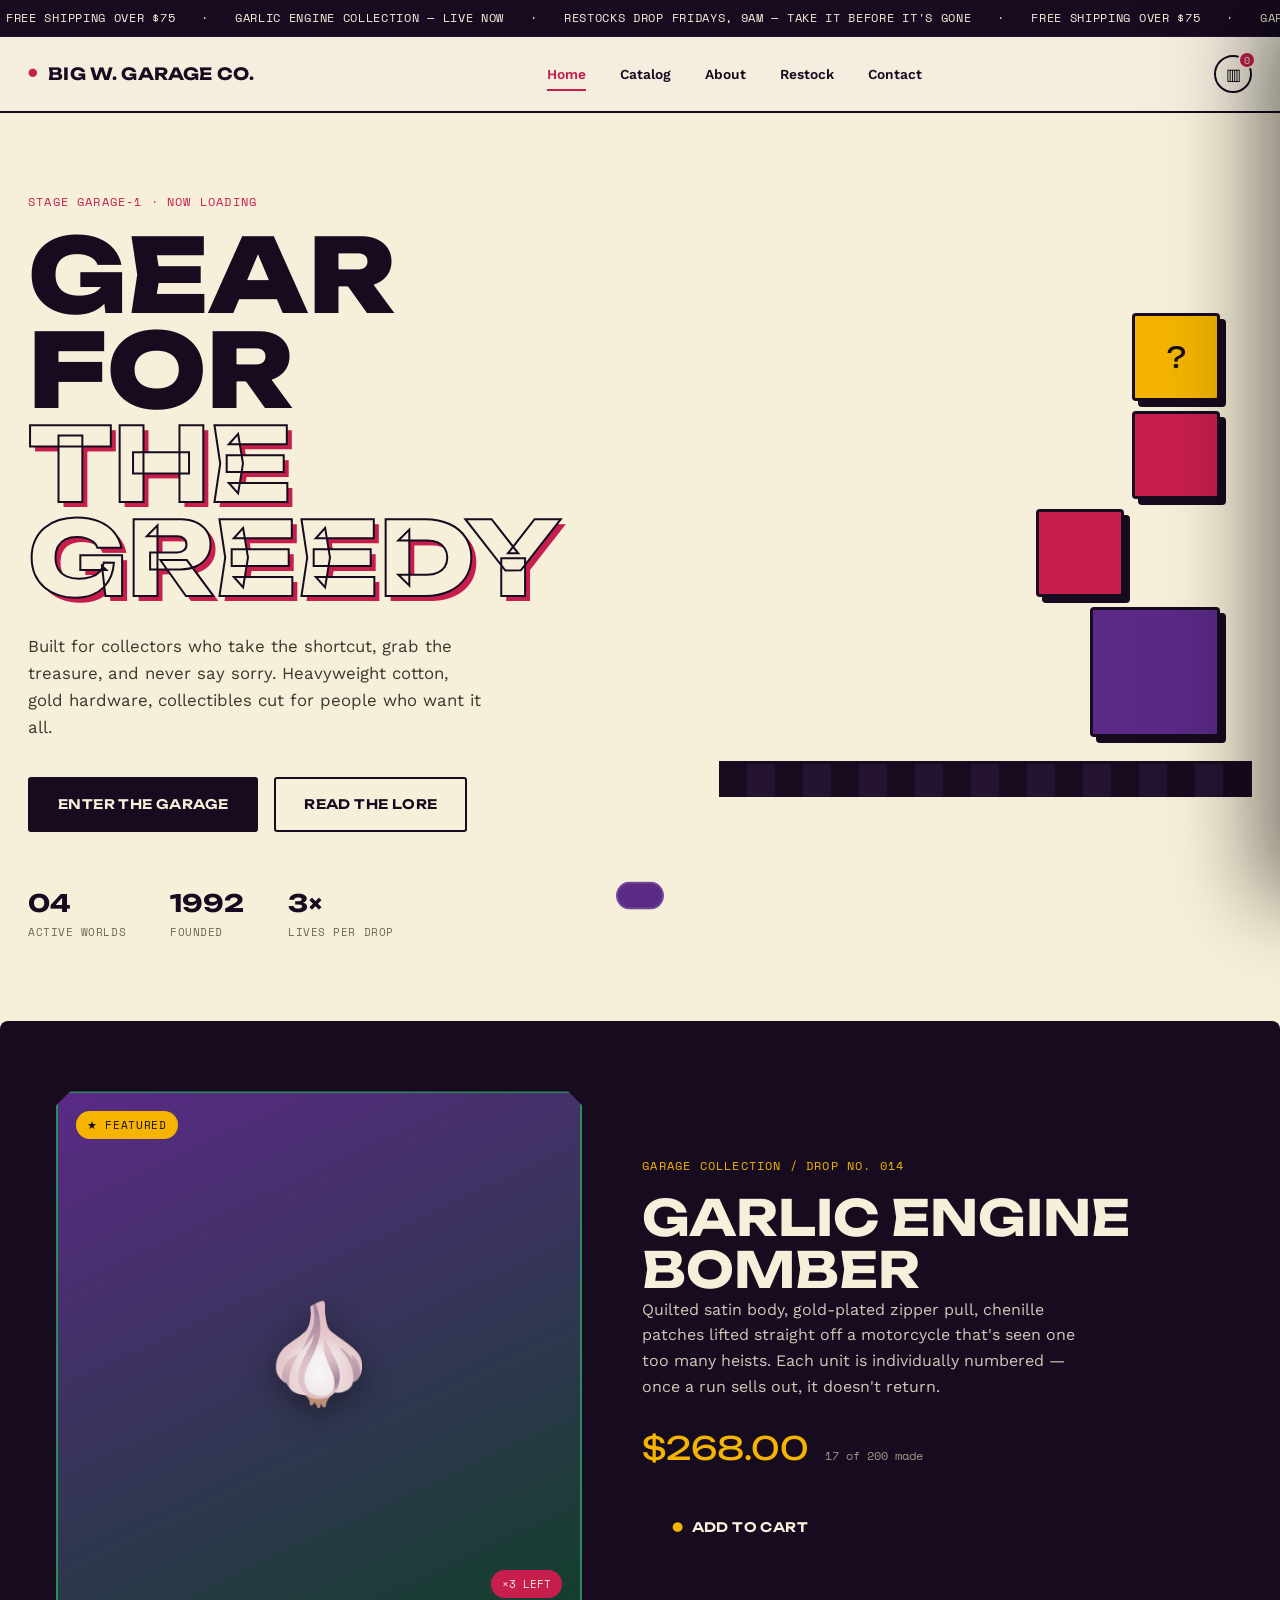
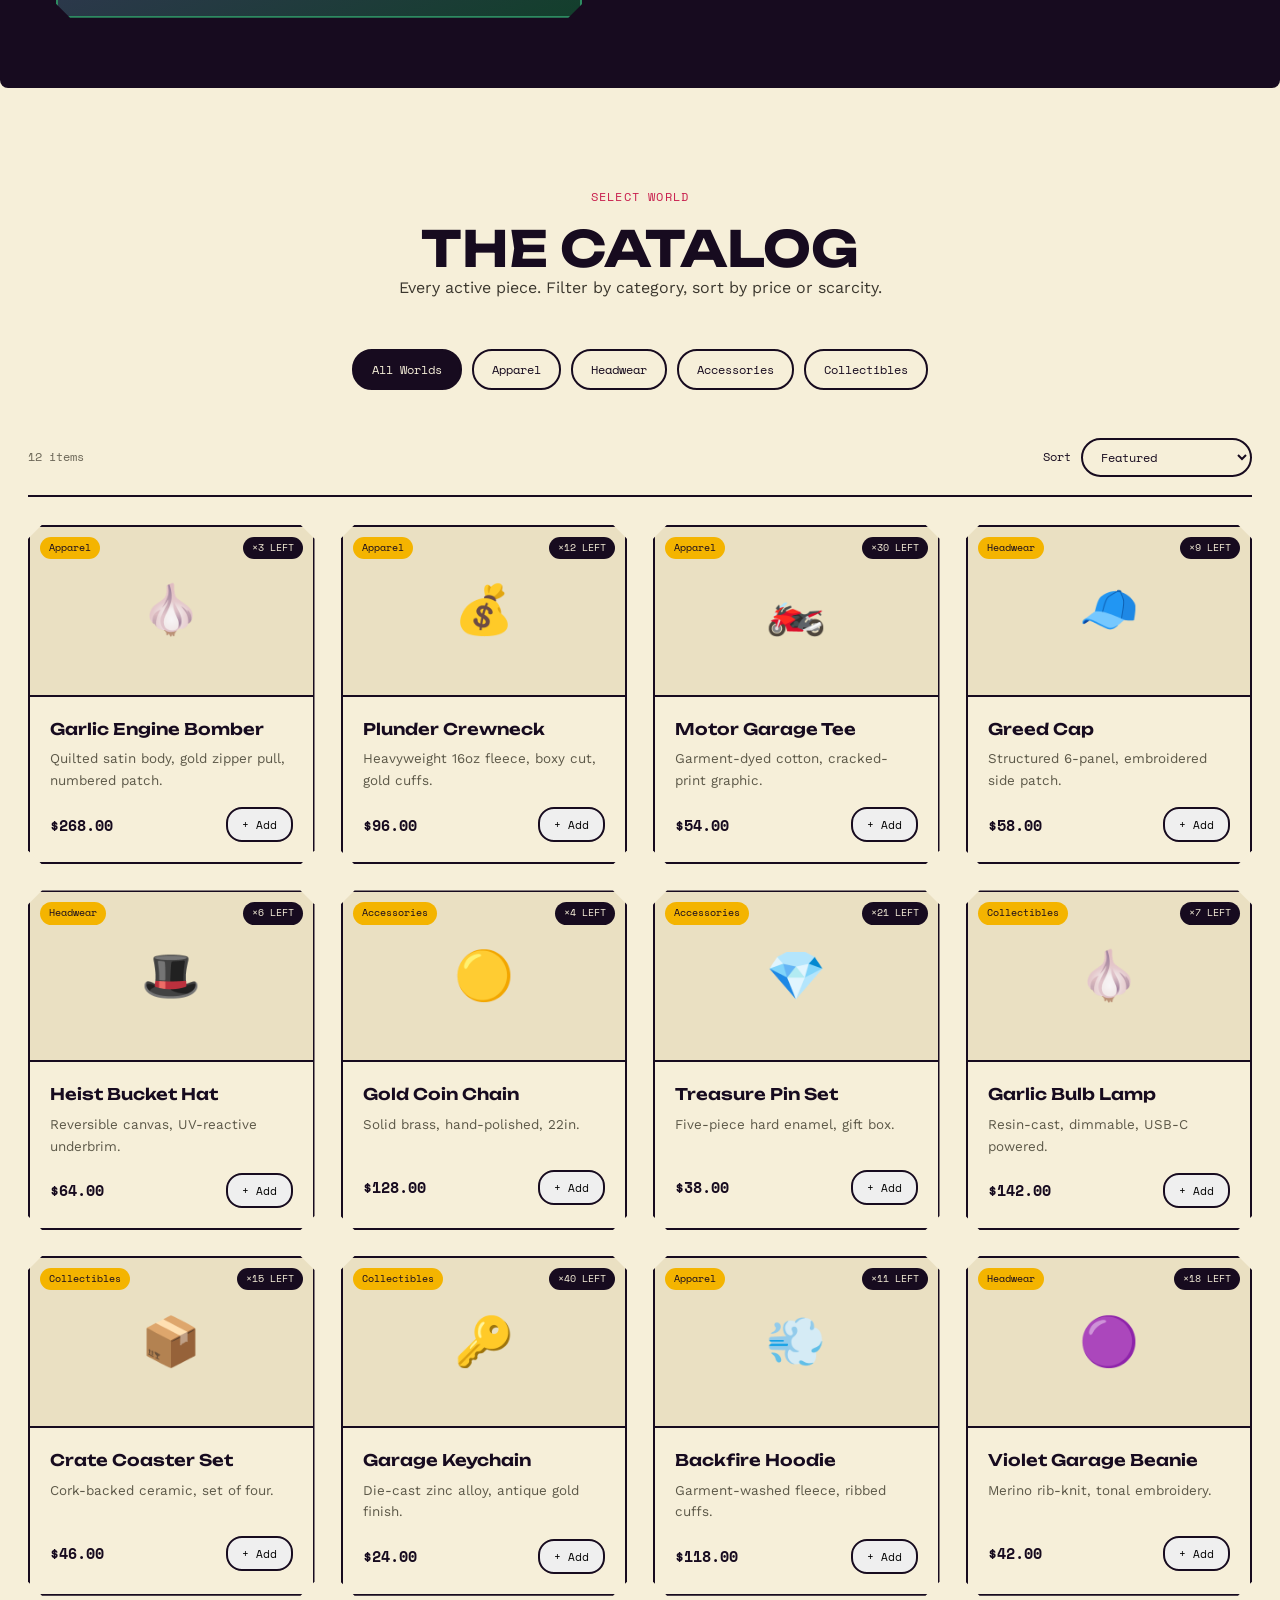
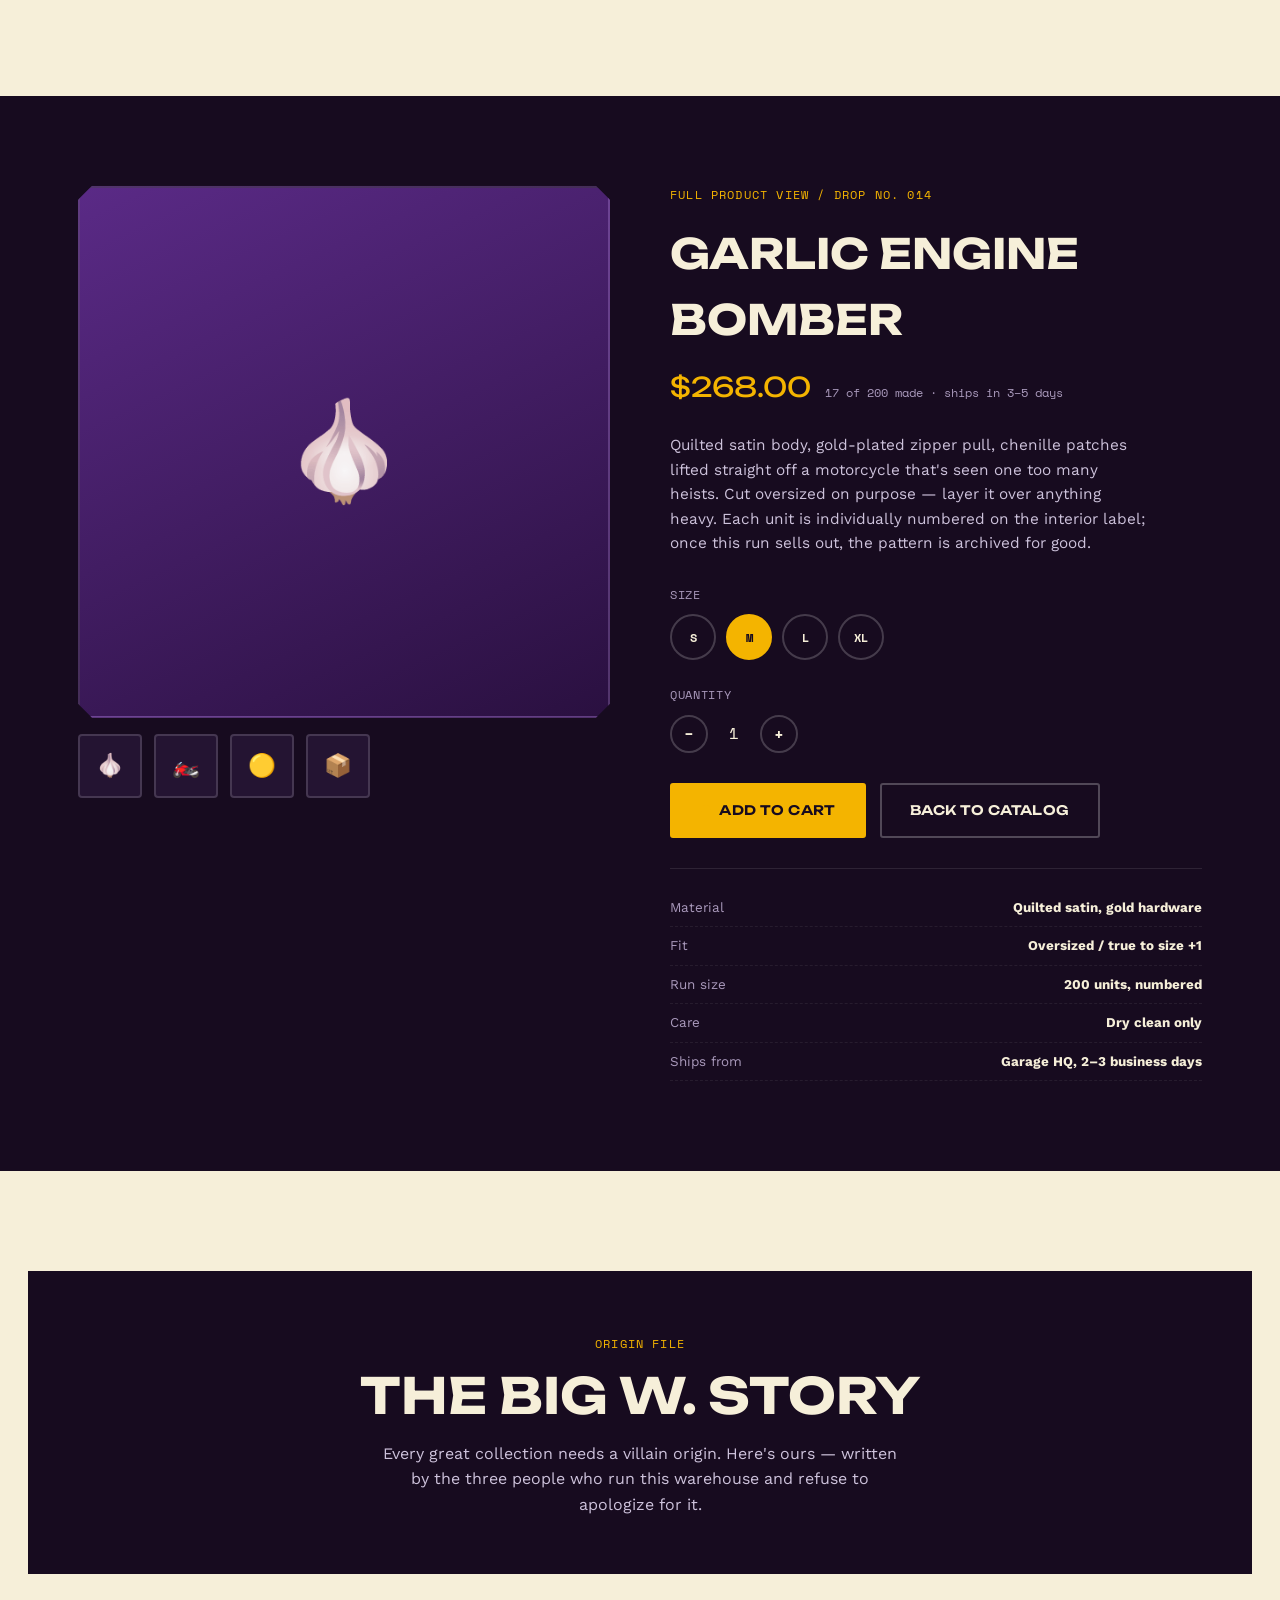
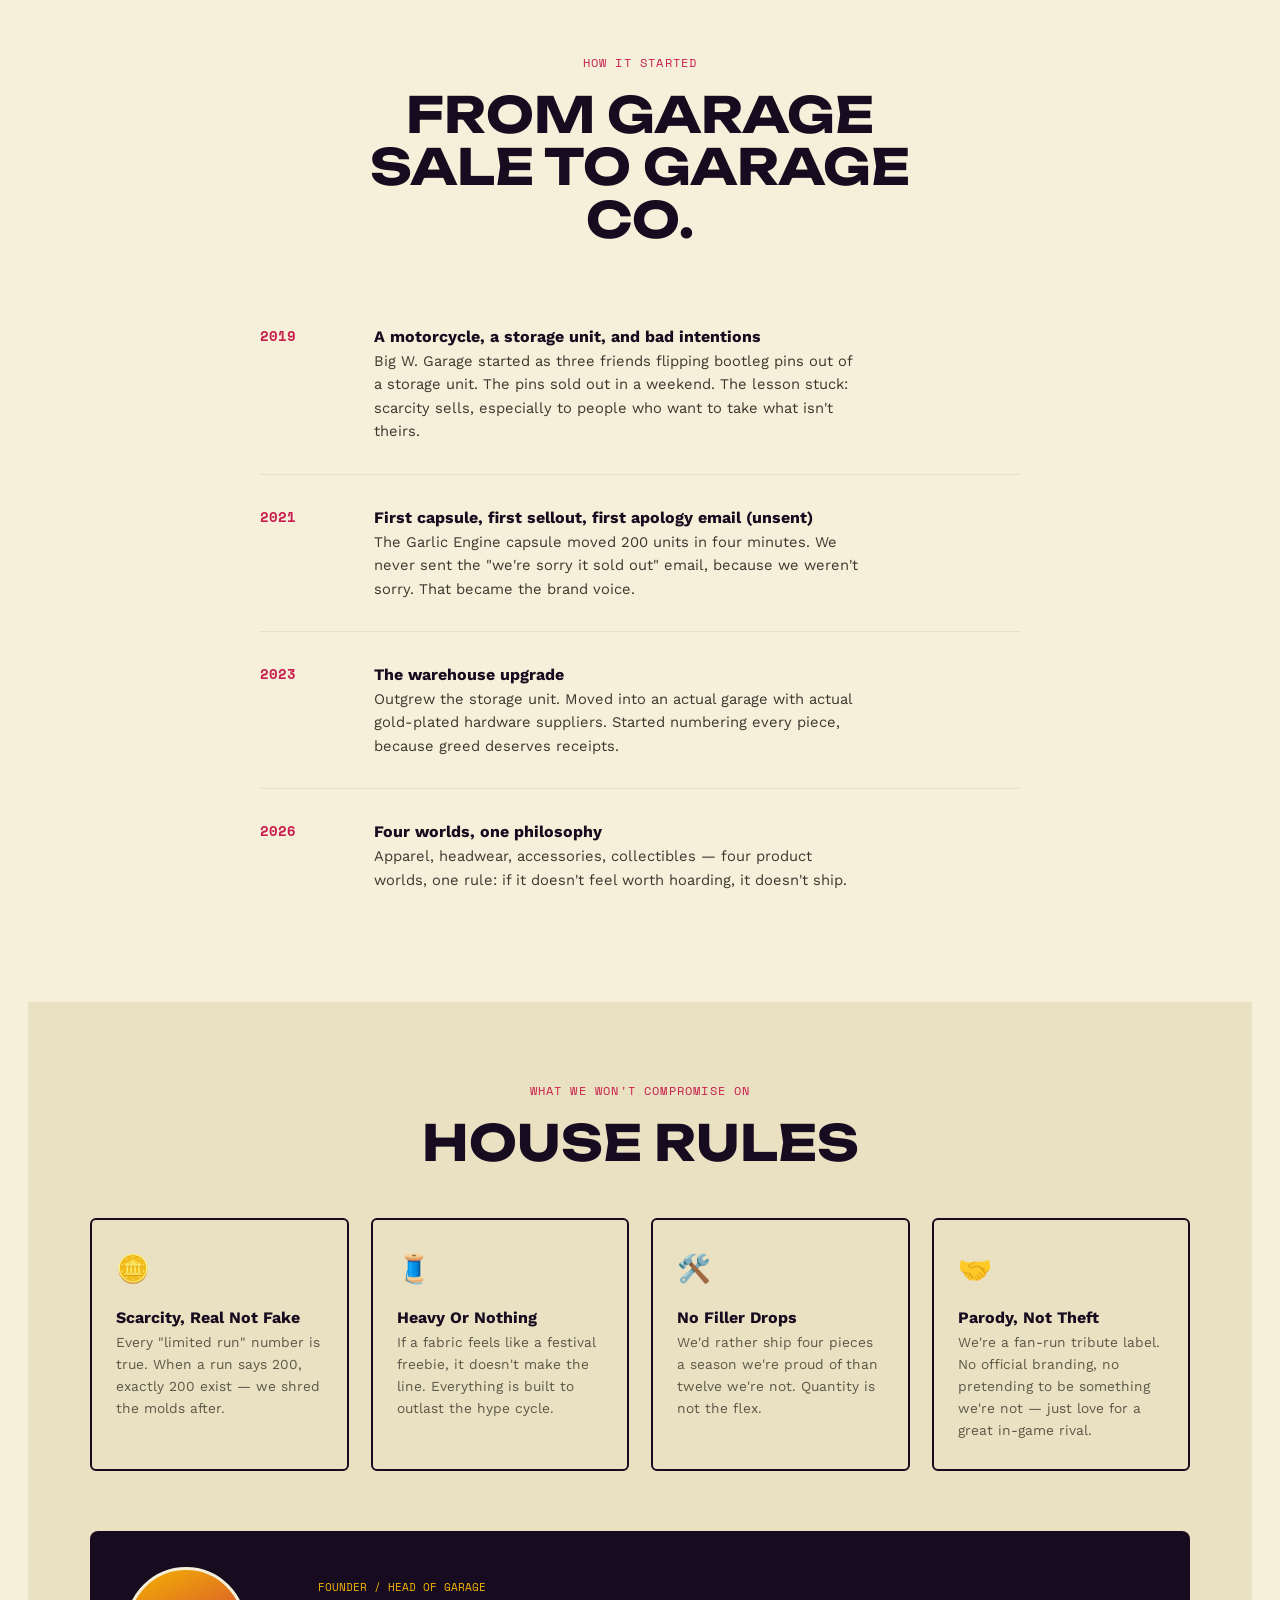
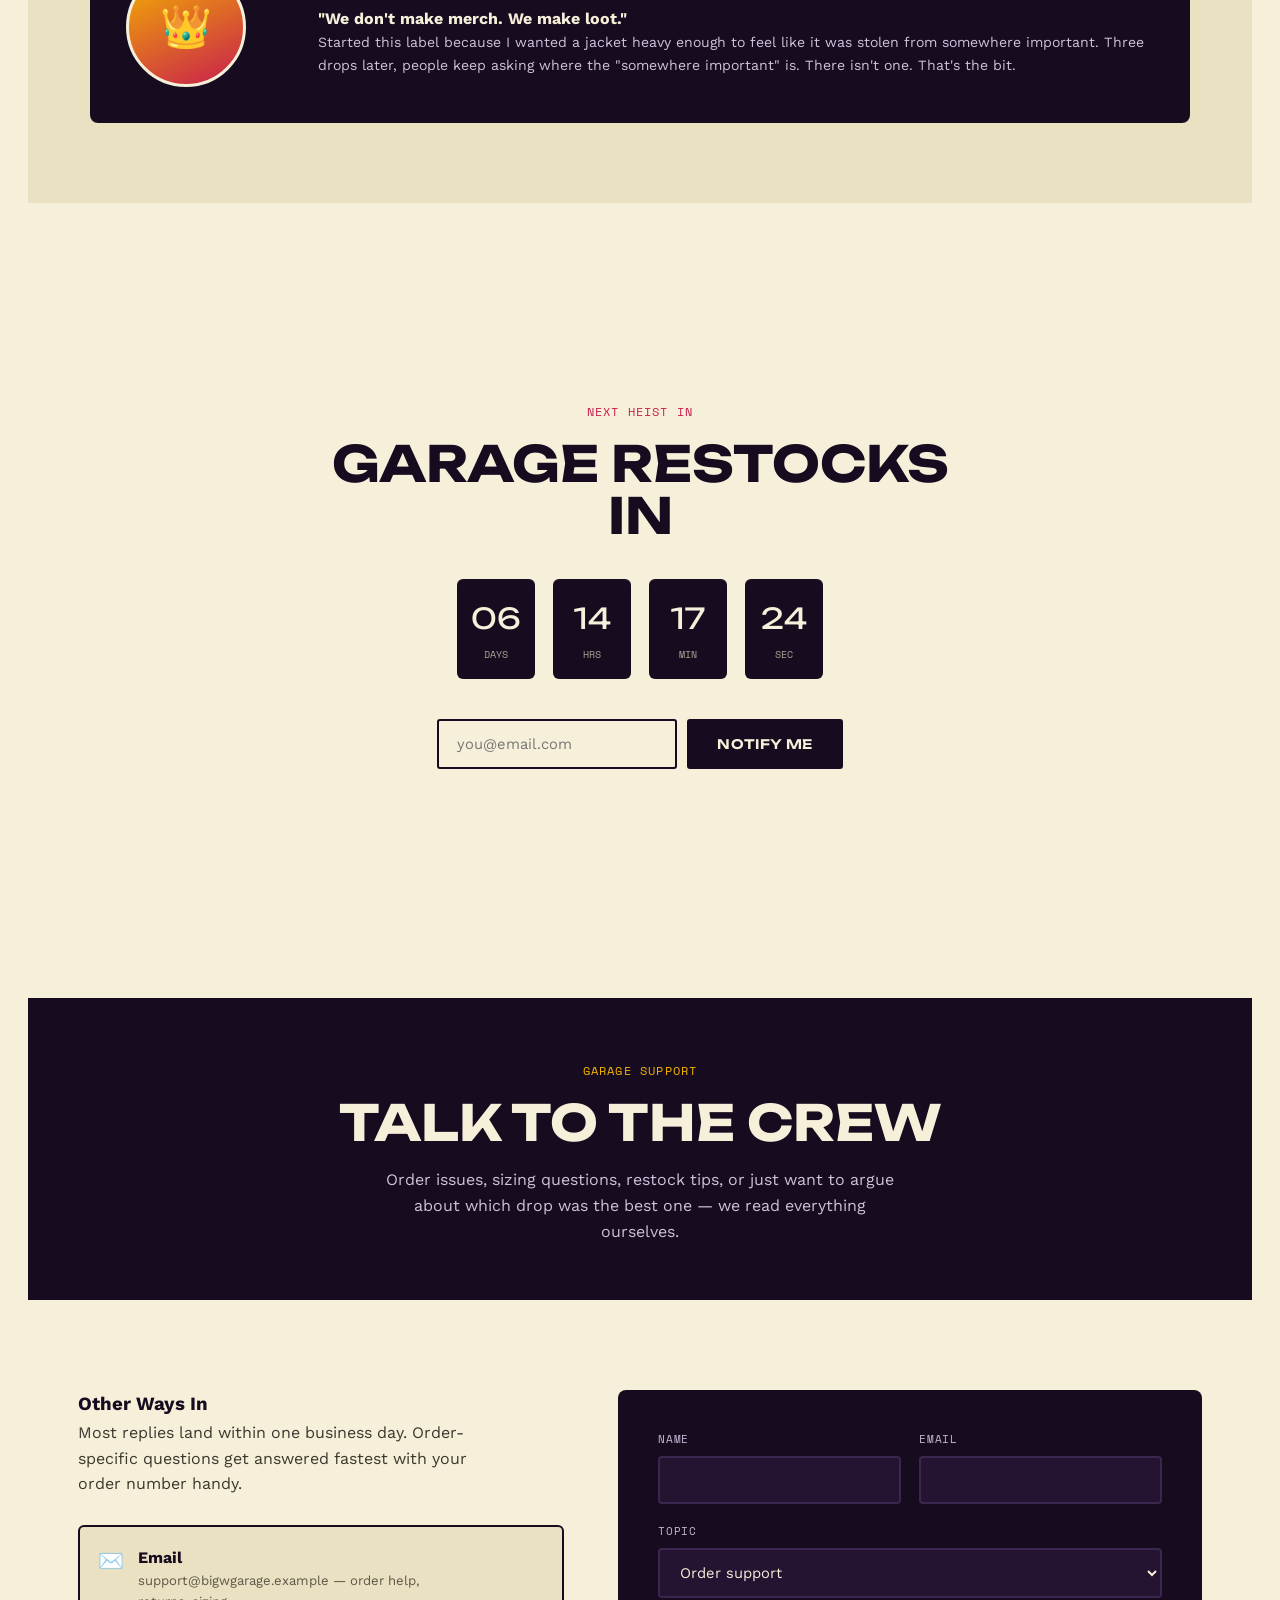
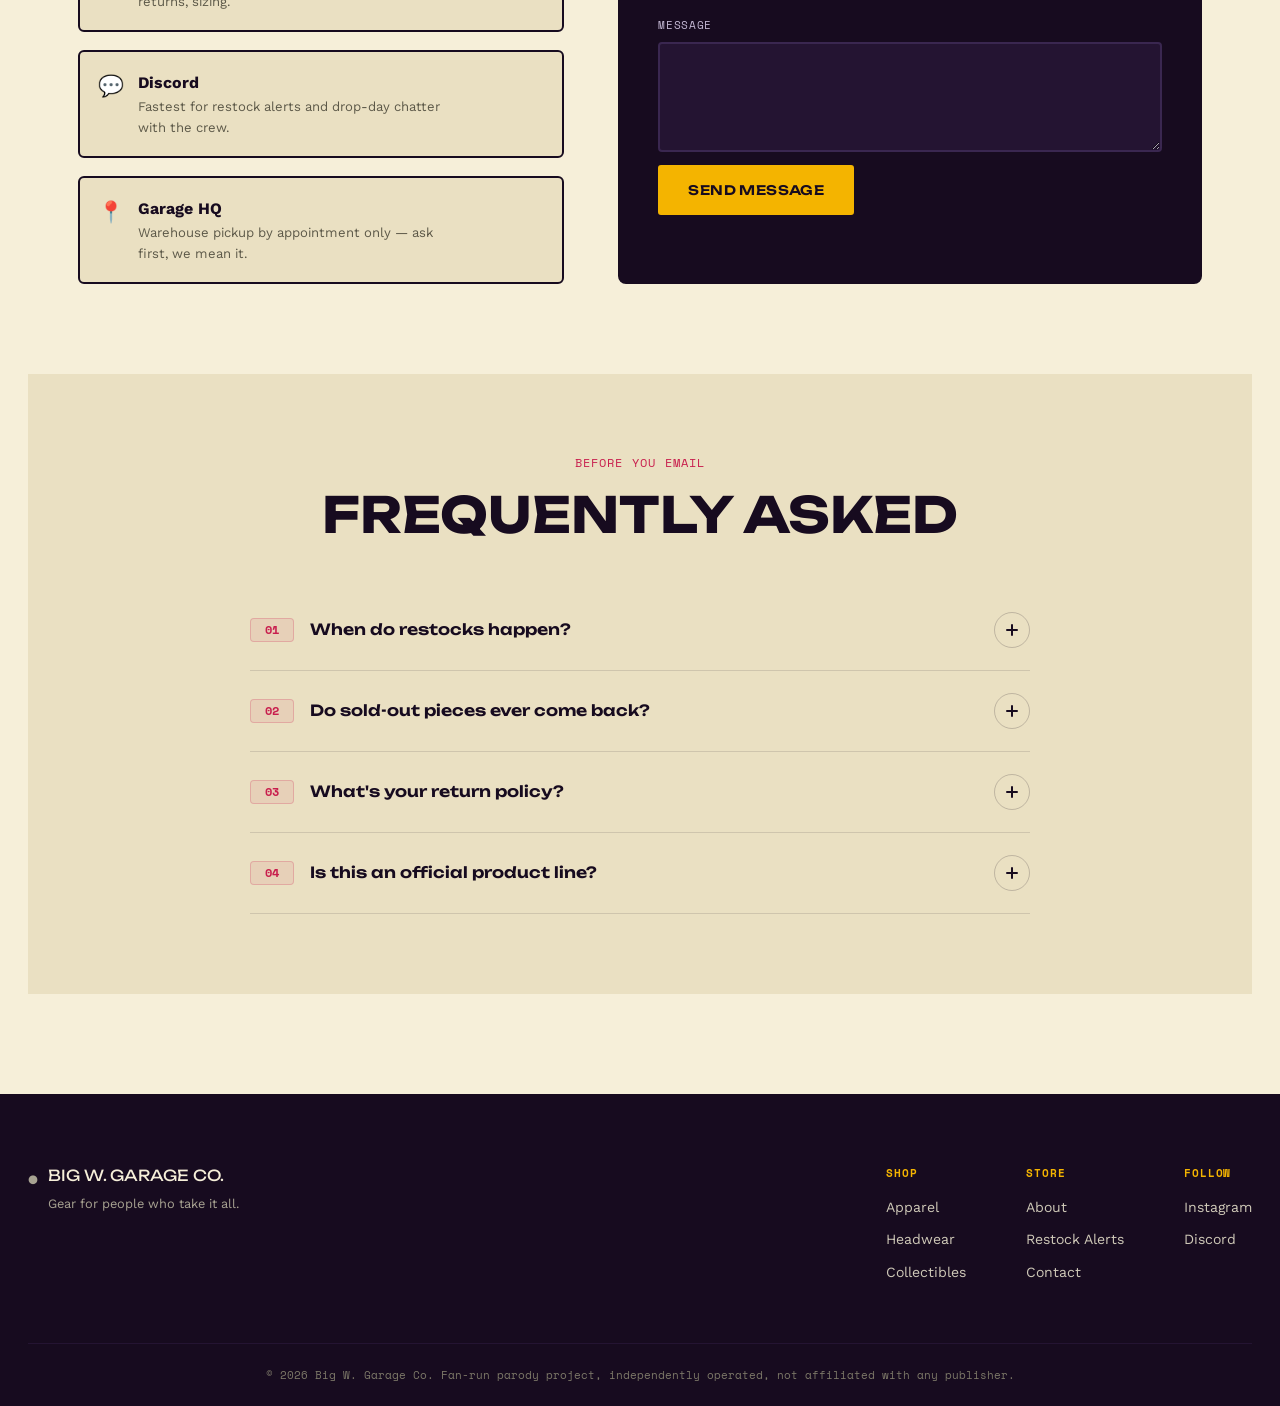
<file: index.html>
<!DOCTYPE html>
<html lang="en">
<head>
<meta charset="UTF-8">
<meta name="viewport" content="width=device-width, initial-scale=1.0">
<title>BIG W. GARAGE CO. — Gear for Greedy Collectors</title>
<meta name="description" content="Limited-run apparel, headwear and collectibles for greedy collectors. Parody fan merch — new drops weekly.">
<meta name="theme-color" content="#170B1F">
<meta property="og:title" content="BIG W. GARAGE CO. — Gear for Greedy Collectors">
<meta property="og:description" content="Limited-run apparel, headwear and collectibles for greedy collectors. Parody fan merch.">
<meta property="og:type" content="website">
<link rel="preconnect" href="https://fonts.googleapis.com">
<link rel="preconnect" href="https://fonts.gstatic.com" crossorigin>
<link href="https://fonts.googleapis.com/css2?family=Unbounded:wght@400;600;700;800;900&family=Work+Sans:wght@400;500;600;700&family=Space+Mono:wght@400;700&display=swap" rel="stylesheet">
<link rel="stylesheet" href="style.css">
</head>
<body>

<a class="skip-link" href="#main">Skip to content</a>
<div class="power-meter" id="powerMeter" aria-hidden="true"></div>

<!-- MARQUEE -->
<div class="marquee" role="note" aria-label="Store announcements">
  <div class="marquee-track">
    <span>FREE SHIPPING OVER $75</span><span>·</span>
    <span>GARLIC ENGINE COLLECTION — LIVE NOW</span><span>·</span>
    <span>RESTOCKS DROP FRIDAYS, 9AM — TAKE IT BEFORE IT'S GONE</span><span>·</span>
    <span>FREE SHIPPING OVER $75</span><span>·</span>
    <span>GARLIC ENGINE COLLECTION — LIVE NOW</span><span>·</span>
    <span>RESTOCKS DROP FRIDAYS, 9AM — TAKE IT BEFORE IT'S GONE</span><span>·</span>
  </div>
</div>

<!-- HEADER -->
<header class="site-header" id="siteHeader">
  <div class="header-inner">
    <a href="#home" class="brand">
      <span class="brand-mark" aria-hidden="true">●</span>
      BIG W. GARAGE CO.
    </a>
    <nav class="primary-nav" aria-label="Primary">
      <a href="#home">Home</a>
      <a href="#catalog">Catalog</a>
      <a href="#about">About</a>
      <a href="#restock">Restock</a>
      <a href="#contact">Contact</a>
    </nav>
    <div class="header-actions">
      <button class="icon-btn cart-btn" id="cartBtn" aria-label="Cart, 0 items">
        ▥<span class="cart-count" id="cartCount">0</span>
      </button>
    </div>
  </div>
</header>

<main id="main">

  <!-- ════════════════════════════════════
       HOME
       ════════════════════════════════════ -->
  <section class="hero" id="home" aria-labelledby="hero-heading">
    <div class="hero-copy">
      <p class="eyebrow">STAGE GARAGE-1 · NOW LOADING</p>
      <h1 id="hero-heading" class="hero-title">
        GEAR<br>
        FOR<br>
        <span class="hero-title-outline">THE GREEDY</span>
      </h1>
      <p class="hero-sub">
        Built for collectors who take the shortcut, grab the treasure, and never
        say sorry. Heavyweight cotton, gold hardware, collectibles cut for people
        who want it all.
      </p>
      <div class="hero-actions">
        <a href="#catalog" class="btn btn-primary">Enter the Garage</a>
        <a href="#about" class="btn btn-ghost">Read the Lore</a>
      </div>
      <ul class="hero-stats" aria-label="Store stats">
        <li><strong>04</strong><span>Active Worlds</span></li>
        <li><strong>1992</strong><span>Founded</span></li>
        <li><strong>3×</strong><span>Lives Per Drop</span></li>
      </ul>
    </div>
    <div class="hero-art" aria-hidden="true">
      <div class="block-stack">
        <div class="block block-coin"><span>?</span></div>
        <div class="block block-brick"></div>
        <div class="block block-brick"></div>
        <div class="block block-pipe"></div>
      </div>
      <div class="floor-row"></div>
    </div>
  </section>

  <!-- FEATURED DROP -->
  <section class="featured" id="featured" aria-labelledby="featured-heading">
    <div class="featured-media reveal" aria-hidden="true">
      <div class="featured-card">
        <span class="featured-stamp">★ FEATURED</span>
        <div class="featured-glyph">🧄</div>
        <span class="featured-lives">×3 LEFT</span>
      </div>
    </div>
    <div class="featured-copy reveal">
      <p class="eyebrow">GARAGE COLLECTION / DROP NO. 014</p>
      <h2 id="featured-heading" class="section-title">Garlic Engine Bomber</h2>
      <p class="body-text">
        Quilted satin body, gold-plated zipper pull, chenille patches lifted
        straight off a motorcycle that's seen one too many heists. Each unit is
        individually numbered — once a run sells out, it doesn't return.
      </p>
      <div class="price-row">
        <span class="price">$268.00</span>
        <span class="price-meta">17 of 200 made</span>
      </div>
      <button class="btn btn-primary add-to-cart" data-name="Garlic Engine Bomber" data-price="268">
        <span class="coin-icon" aria-hidden="true">●</span> Add to Cart
      </button>
    </div>
  </section>

  <!-- ════════════════════════════════════
       CATALOG
       ════════════════════════════════════ -->
  <section class="catalog" id="catalog" aria-labelledby="catalog-heading">
    <div class="section-head reveal">
      <p class="eyebrow">SELECT WORLD</p>
      <h2 id="catalog-heading" class="section-title">The Catalog</h2>
      <p class="section-desc">Every active piece. Filter by category, sort by price or scarcity.</p>
    </div>

    <div class="world-tabs" id="worldTabs" role="tablist" aria-label="Filter by world">
      <button class="world-tab active" data-world="all"          role="tab" aria-selected="true">All Worlds</button>
      <button class="world-tab"        data-world="apparel"      role="tab" aria-selected="false">Apparel</button>
      <button class="world-tab"        data-world="headwear"     role="tab" aria-selected="false">Headwear</button>
      <button class="world-tab"        data-world="accessories"  role="tab" aria-selected="false">Accessories</button>
      <button class="world-tab"        data-world="collectibles" role="tab" aria-selected="false">Collectibles</button>
    </div>

    <div class="catalog-controls">
      <p class="results-count" id="resultsCount">12 items</p>
      <div class="sort-control">
        <label for="sortSelect">Sort</label>
        <select id="sortSelect">
          <option value="featured">Featured</option>
          <option value="price-asc">Price: Low → High</option>
          <option value="price-desc">Price: High → Low</option>
          <option value="scarce">Most Scarce</option>
        </select>
      </div>
    </div>

    <div class="product-grid" id="productGrid"><!-- injected by script.js --></div>
  </section>

  <!-- PRODUCT SPOTLIGHT -->
  <section class="product-spotlight" id="product" aria-labelledby="spotlight-heading">
    <article class="product-detail">
      <div class="detail-gallery reveal">
        <div class="gallery-main"><span aria-hidden="true">🧄</span></div>
        <div class="gallery-thumbs" role="group" aria-label="Product views">
          <button class="gallery-thumb" aria-label="View front">🧄</button>
          <button class="gallery-thumb" aria-label="View back">🏍️</button>
          <button class="gallery-thumb" aria-label="View hardware detail">🟡</button>
          <button class="gallery-thumb" aria-label="View packaging">📦</button>
        </div>
      </div>
      <div class="detail-copy reveal">
        <p class="eyebrow">FULL PRODUCT VIEW / DROP NO. 014</p>
        <h2 id="spotlight-heading" class="detail-title">Garlic Engine Bomber</h2>
        <div class="detail-price-row">
          <span class="detail-price">$268.00</span>
          <span class="detail-meta">17 of 200 made · ships in 3–5 days</span>
        </div>
        <p class="detail-desc">
          Quilted satin body, gold-plated zipper pull, chenille patches lifted
          straight off a motorcycle that's seen one too many heists. Cut oversized
          on purpose — layer it over anything heavy. Each unit is individually
          numbered on the interior label; once this run sells out, the pattern
          is archived for good.
        </p>
        <div class="option-group">
          <span class="option-label">Size</span>
          <div class="size-options" role="group" aria-label="Select size">
            <button class="size-option">S</button>
            <button class="size-option selected">M</button>
            <button class="size-option">L</button>
            <button class="size-option">XL</button>
          </div>
        </div>
        <div class="option-group">
          <span class="option-label">Quantity</span>
          <div class="qty-row">
            <button class="qty-btn" id="qtyMinus" aria-label="Decrease quantity">−</button>
            <span class="qty-value" id="qtyValue">1</span>
            <button class="qty-btn" id="qtyPlus" aria-label="Increase quantity">+</button>
          </div>
        </div>
        <div class="detail-actions">
          <button class="btn btn-primary add-to-cart" data-name="Garlic Engine Bomber" data-price="268">
            <span class="coin-icon" aria-hidden="true">●</span> Add to Cart
          </button>
          <a href="#catalog" class="btn btn-ghost">Back to Catalog</a>
        </div>
        <ul class="detail-info-list">
          <li><span>Material</span><strong>Quilted satin, gold hardware</strong></li>
          <li><span>Fit</span><strong>Oversized / true to size +1</strong></li>
          <li><span>Run size</span><strong>200 units, numbered</strong></li>
          <li><span>Care</span><strong>Dry clean only</strong></li>
          <li><span>Ships from</span><strong>Garage HQ, 2–3 business days</strong></li>
        </ul>
      </div>
    </article>
  </section>

  <!-- ════════════════════════════════════
       ABOUT
       ════════════════════════════════════ -->
  <section class="about-page" id="about" aria-labelledby="about-heading">

    <div class="page-hero">
      <p class="eyebrow">ORIGIN FILE</p>
      <h2 id="about-heading" class="section-title">The Big W. Story</h2>
      <p class="page-sub">
        Every great collection needs a villain origin. Here's ours — written by
        the three people who run this warehouse and refuse to apologize for it.
      </p>
    </div>

    <div class="about-inner">
      <div class="section-head reveal">
        <p class="eyebrow">HOW IT STARTED</p>
        <h3 class="section-title">From Garage Sale to Garage Co.</h3>
      </div>
      <div class="timeline">
        <div class="timeline-item reveal">
          <span class="timeline-year">2019</span>
          <div class="timeline-body">
            <h4>A motorcycle, a storage unit, and bad intentions</h4>
            <p>Big W. Garage started as three friends flipping bootleg pins out of a storage unit. The pins sold out in a weekend. The lesson stuck: scarcity sells, especially to people who want to take what isn't theirs.</p>
          </div>
        </div>
        <div class="timeline-item reveal">
          <span class="timeline-year">2021</span>
          <div class="timeline-body">
            <h4>First capsule, first sellout, first apology email (unsent)</h4>
            <p>The Garlic Engine capsule moved 200 units in four minutes. We never sent the "we're sorry it sold out" email, because we weren't sorry. That became the brand voice.</p>
          </div>
        </div>
        <div class="timeline-item reveal">
          <span class="timeline-year">2023</span>
          <div class="timeline-body">
            <h4>The warehouse upgrade</h4>
            <p>Outgrew the storage unit. Moved into an actual garage with actual gold-plated hardware suppliers. Started numbering every piece, because greed deserves receipts.</p>
          </div>
        </div>
        <div class="timeline-item reveal">
          <span class="timeline-year">2026</span>
          <div class="timeline-body">
            <h4>Four worlds, one philosophy</h4>
            <p>Apparel, headwear, accessories, collectibles — four product worlds, one rule: if it doesn't feel worth hoarding, it doesn't ship.</p>
          </div>
        </div>
      </div>
    </div>

    <div class="values-band">
      <div class="section-head reveal">
        <p class="eyebrow">WHAT WE WON'T COMPROMISE ON</p>
        <h3 class="section-title">House Rules</h3>
      </div>
      <div class="value-grid">
        <div class="value-card reveal">
          <span class="value-icon">🪙</span>
          <h4>Scarcity, Real Not Fake</h4>
          <p>Every "limited run" number is true. When a run says 200, exactly 200 exist — we shred the molds after.</p>
        </div>
        <div class="value-card reveal">
          <span class="value-icon">🧵</span>
          <h4>Heavy Or Nothing</h4>
          <p>If a fabric feels like a festival freebie, it doesn't make the line. Everything is built to outlast the hype cycle.</p>
        </div>
        <div class="value-card reveal">
          <span class="value-icon">🛠️</span>
          <h4>No Filler Drops</h4>
          <p>We'd rather ship four pieces a season we're proud of than twelve we're not. Quantity is not the flex.</p>
        </div>
        <div class="value-card reveal">
          <span class="value-icon">🤝</span>
          <h4>Parody, Not Theft</h4>
          <p>We're a fan-run tribute label. No official branding, no pretending to be something we're not — just love for a great in-game rival.</p>
        </div>
      </div>
      <div class="founder-strip reveal">
        <div class="founder-avatar" aria-hidden="true">👑</div>
        <div>
          <span class="role">FOUNDER / HEAD OF GARAGE</span>
          <h4>"We don't make merch. We make loot."</h4>
          <p>Started this label because I wanted a jacket heavy enough to feel like it was stolen from somewhere important. Three drops later, people keep asking where the "somewhere important" is. There isn't one. That's the bit.</p>
        </div>
      </div>
    </div>

  </section>

  <!-- ════════════════════════════════════
       RESTOCK
       ════════════════════════════════════ -->
  <section class="restock" id="restock" aria-labelledby="restock-heading">
    <p class="eyebrow">NEXT HEIST IN</p>
    <h2 id="restock-heading" class="section-title">Garage Restocks In</h2>
    <div class="countdown" id="countdown" aria-live="polite">
      <div class="count-unit"><span id="cd-days">00</span><label>Days</label></div>
      <div class="count-unit"><span id="cd-hours">00</span><label>Hrs</label></div>
      <div class="count-unit"><span id="cd-mins">00</span><label>Min</label></div>
      <div class="count-unit"><span id="cd-secs">00</span><label>Sec</label></div>
    </div>
    <form class="notify-form" id="notifyForm">
      <label for="notifyEmail" class="visually-hidden">Email address</label>
      <input type="email" id="notifyEmail" placeholder="you@email.com" required>
      <button type="submit" class="btn btn-primary">Notify Me</button>
    </form>
    <p class="form-status" id="formStatus" role="status"></p>
  </section>

  <!-- ════════════════════════════════════
       CONTACT
       ════════════════════════════════════ -->
  <section class="contact-page" id="contact" aria-labelledby="contact-page-heading">

    <div class="page-hero">
      <p class="eyebrow">GARAGE SUPPORT</p>
      <h2 id="contact-page-heading" class="section-title">Talk To The Crew</h2>
      <p class="page-sub">
        Order issues, sizing questions, restock tips, or just want to argue
        about which drop was the best one — we read everything ourselves.
      </p>
    </div>

    <div class="contact-wrap">
      <div class="contact-info">
        <h3>Other Ways In</h3>
        <p>Most replies land within one business day. Order-specific questions get answered fastest with your order number handy.</p>
        <div class="contact-channels">
          <div class="channel">
            <span class="channel-icon" aria-hidden="true">✉️</span>
            <div>
              <h4>Email</h4>
              <p>support@bigwgarage.example — order help, returns, sizing.</p>
            </div>
          </div>
          <div class="channel">
            <span class="channel-icon" aria-hidden="true">💬</span>
            <div>
              <h4>Discord</h4>
              <p>Fastest for restock alerts and drop-day chatter with the crew.</p>
            </div>
          </div>
          <div class="channel">
            <span class="channel-icon" aria-hidden="true">📍</span>
            <div>
              <h4>Garage HQ</h4>
              <p>Warehouse pickup by appointment only — ask first, we mean it.</p>
            </div>
          </div>
        </div>
      </div>

      <form class="contact-form" id="contactForm" novalidate>
        <div class="form-grid">
          <div class="field">
            <label for="cf-name">Name</label>
            <input type="text" id="cf-name" name="name" required>
          </div>
          <div class="field">
            <label for="cf-email">Email</label>
            <input type="email" id="cf-email" name="email" required>
          </div>
          <div class="field full">
            <label for="cf-topic">Topic</label>
            <select id="cf-topic" name="topic">
              <option>Order support</option>
              <option>Sizing question</option>
              <option>Restock alert request</option>
              <option>Press / collab</option>
              <option>Something else</option>
            </select>
          </div>
          <div class="field full">
            <label for="cf-message">Message</label>
            <textarea id="cf-message" name="message" required></textarea>
          </div>
        </div>
        <button type="submit" class="btn btn-primary">Send Message</button>
        <p class="form-status" id="contactStatus" role="status"></p>
      </form>
    </div>

    <div class="faq-band">
      <div class="section-head reveal">
        <p class="eyebrow">BEFORE YOU EMAIL</p>
        <h3 class="section-title">Frequently Asked</h3>
      </div>
      <div class="faq-list">
        <div class="faq-item reveal">
          <button class="faq-question" aria-expanded="false">
            <span class="faq-num">01</span>
            <span class="faq-q-inner">When do restocks happen?</span>
            <span class="faq-icon" aria-hidden="true"></span>
          </button>
          <div class="faq-answer" role="region">
            <p>Fridays at 9AM, on the dot. We post a 24-hour warning on Discord. No early access, no exceptions — that's the whole point of a restock.</p>
          </div>
        </div>
        <div class="faq-item reveal">
          <button class="faq-question" aria-expanded="false">
            <span class="faq-num">02</span>
            <span class="faq-q-inner">Do sold-out pieces ever come back?</span>
            <span class="faq-icon" aria-hidden="true"></span>
          </button>
          <div class="faq-answer" role="region">
            <p>No. Every run is numbered and the molds get retired once it sells out. What's gone is gone — that scarcity is the entire design philosophy here.</p>
          </div>
        </div>
        <div class="faq-item reveal">
          <button class="faq-question" aria-expanded="false">
            <span class="faq-num">03</span>
            <span class="faq-q-inner">What's your return policy?</span>
            <span class="faq-icon" aria-hidden="true"></span>
          </button>
          <div class="faq-answer" role="region">
            <p>Unworn items in original packaging can be returned within 14 days. Numbered collectibles are final sale — treasure doesn't get refunded.</p>
          </div>
        </div>
        <div class="faq-item reveal">
          <button class="faq-question" aria-expanded="false">
            <span class="faq-num">04</span>
            <span class="faq-q-inner">Is this an official product line?</span>
            <span class="faq-icon" aria-hidden="true"></span>
          </button>
          <div class="faq-answer" role="region">
            <p>No — Big W. Garage Co. is an independent, fan-run parody label. We're not affiliated with or endorsed by any game publisher.</p>
          </div>
        </div>
      </div>
    </div>

  </section>

</main>

<!-- FOOTER -->
<footer class="site-footer">
  <div class="footer-inner">
    <div class="footer-brand">
      <span class="brand-mark" aria-hidden="true">●</span>
      <p>BIG W. GARAGE CO.<br><span>Gear for people who take it all.</span></p>
    </div>
    <div class="footer-cols">
      <div>
        <h3>Shop</h3>
        <a href="#catalog">Apparel</a>
        <a href="#catalog">Headwear</a>
        <a href="#catalog">Collectibles</a>
      </div>
      <div>
        <h3>Store</h3>
        <a href="#about">About</a>
        <a href="#restock">Restock Alerts</a>
        <a href="#contact">Contact</a>
      </div>
      <div>
        <h3>Follow</h3>
        <a href="#">Instagram</a>
        <a href="#">Discord</a>
      </div>
    </div>
  </div>
  <div class="footer-bottom">
    <p>© 2026 Big W. Garage Co. Fan-run parody project, independently operated, not affiliated with any publisher.</p>
  </div>
</footer>

<!-- CART DRAWER -->
<div class="cart-backdrop" id="cartBackdrop" aria-hidden="true"></div>
<aside class="cart-drawer" id="cartDrawer" aria-label="Shopping cart" aria-hidden="true">
  <div class="cart-drawer-head">
    <div>
      <p class="cart-drawer-eyebrow">YOUR LOOT</p>
      <h2 class="cart-drawer-title">Cart <span class="cart-drawer-count" id="cartDrawerCount">(0)</span></h2>
    </div>
    <button class="cart-close" id="cartClose" aria-label="Close cart">✕</button>
  </div>

  <div class="cart-items" id="cartItems">
    <div class="cart-empty" id="cartEmpty">
      <span aria-hidden="true">📦</span>
      <p>Nothing in the garage yet.</p>
      <a href="#catalog" class="btn btn-primary cart-empty-cta">Browse the Catalog</a>
    </div>
  </div>

  <div class="cart-footer" id="cartFooter" hidden>
    <div class="cart-subtotal">
      <span>Subtotal</span>
      <span class="cart-subtotal-value" id="cartSubtotal">$0.00</span>
    </div>
    <p class="cart-shipping-note">Shipping calculated at checkout · Free over $75</p>
    <button class="btn btn-primary cart-checkout">Proceed to Checkout</button>
    <button class="btn btn-ghost cart-continue" id="cartContinue">Continue Shopping</button>
  </div>
</aside>

<!-- ADD-TO-CART TOAST -->
<div class="toast" id="cartToast" role="status" aria-live="polite"></div>

<script src="game.js"></script>
</body>
</html>
</file>
<file: style.css>
/* =================================================================
   BIG W. GARAGE CO. — design tokens
   Direction: retro-arcade warehouse / premium streetwear drop site
   Palette : Wario parody — deep plum/garlic-cream ground, gold + violet
             + crimson accents. Greedy, grimy, gold-plated.
   Color   : --ink #170B1F · --paper #F6EFD9 · --brick(crimson) #C81E4D
             --pipe(violet) #5A2A86 · --coin(gold) #F4B400
   Type    : Unbounded (display) / Work Sans (body) / Space Mono (utility)
   Signature: notched "cartridge" cards, lives-counter stamps,
              jump-arc hover easing, power-meter scroll bar
   ================================================================= */

:root{
  --ink:#170B1F;
  --ink-soft:#241432;
  --paper:#F6EFD9;
  --paper-dim:#EAE0C2;
  --brick:#C81E4D;
  --brick-deep:#9C1640;
  --pipe:#5A2A86;
  --coin:#F4B400;

  --display:'Unbounded', sans-serif;
  --body:'Work Sans', sans-serif;
  --mono:'Space Mono', monospace;

  --jump:cubic-bezier(.34,1.56,.64,1);
  --ease:cubic-bezier(.16,.84,.44,1);

  --notch:14px;
}

*{margin:0;padding:0;box-sizing:border-box;}
html{scroll-behavior:smooth;}

body{
  background:var(--paper);
  color:var(--ink);
  font-family:var(--body);
  line-height:1.6;
  -webkit-font-smoothing:antialiased;
}

a{color:inherit;text-decoration:none;}
button,input{font-family:inherit;}
ul{list-style:none;}
img{max-width:100%;display:block;}

::selection{background:var(--brick);color:var(--paper);}

.visually-hidden{
  position:absolute;width:1px;height:1px;
  overflow:hidden;clip:rect(0 0 0 0);white-space:nowrap;
}

.skip-link{
  position:absolute;top:-100px;left:16px;
  background:var(--coin);color:var(--ink);
  padding:10px 18px;font-family:var(--mono);font-size:.8rem;
  z-index:10000;transition:top .25s var(--ease);
  border-radius:4px;
}
.skip-link:focus{top:16px;}

:focus-visible{
  outline:3px solid var(--coin);
  outline-offset:3px;
}

@media (prefers-reduced-motion:reduce){
  *{animation-duration:.01ms !important;transition-duration:.01ms !important;scroll-behavior:auto !important;}
}

/* ---------- power meter scroll bar ---------- */
.power-meter{
  position:fixed;top:0;left:0;
  height:4px;width:0%;
  background:linear-gradient(90deg, var(--brick), var(--coin));
  z-index:10001;
  transition:width .1s linear;
}

/* ---------- marquee ---------- */
.marquee{
  background:var(--ink);
  color:var(--paper);
  overflow:hidden;
  white-space:nowrap;
  border-bottom:1px solid var(--ink-soft);
}
.marquee-track{
  display:inline-flex;
  gap:14px;
  padding:9px 0;
  font-family:var(--mono);
  font-size:.72rem;
  letter-spacing:.06em;
  animation:scrollLeft 26s linear infinite;
}
.marquee-track span{padding:0 6px;}
@keyframes scrollLeft{
  from{transform:translateX(0);}
  to{transform:translateX(-50%);}
}

/* =================== HEADER =================== */
.site-header{
  position:sticky;top:0;z-index:1000;
  background:rgba(244,238,223,.92);
  backdrop-filter:blur(10px);
  border-bottom:2px solid var(--ink);
}
.header-inner{
  max-width:1280px;margin:0 auto;
  display:flex;align-items:center;justify-content:space-between;
  padding:18px 28px;
}
.brand{
  font-family:var(--display);
  font-weight:700;
  font-size:1.05rem;
  letter-spacing:.01em;
  display:flex;align-items:center;gap:10px;
}
.brand-mark{
  color:var(--brick);
  font-size:.7rem;
  animation:blink 1.4s steps(1) infinite;
}
@keyframes blink{0%,49%{opacity:1;}50%,100%{opacity:.25;}}

.primary-nav{display:flex;gap:34px;}
.primary-nav a{
  font-size:.86rem;font-weight:600;
  position:relative;padding:4px 0;
  transition:color .25s var(--ease);
}
.primary-nav a::after{
  content:'';position:absolute;left:0;bottom:-2px;
  width:0;height:2px;background:var(--brick);
  transition:width .3s var(--jump);
}
.primary-nav a:hover{color:var(--brick);}
.primary-nav a:hover::after{width:100%;}

.header-actions{display:flex;align-items:center;gap:10px;}
.icon-btn{
  width:38px;height:38px;
  display:flex;align-items:center;justify-content:center;
  border:2px solid var(--ink);
  border-radius:50%;
  font-size:1rem;
  background:transparent;
  transition:transform .25s var(--jump), background .25s var(--ease), color .25s var(--ease);
}
.icon-btn:hover{background:var(--ink);color:var(--paper);transform:translateY(-2px);}
.cart-btn{position:relative;}
.cart-count{
  position:absolute;top:-6px;right:-6px;
  background:var(--brick);color:var(--paper);
  font-family:var(--mono);font-size:.62rem;
  width:18px;height:18px;border-radius:50%;
  display:flex;align-items:center;justify-content:center;
  border:2px solid var(--paper);
}










/* =================== SECTIONS GENERAL =================== */
section{padding:100px 28px;}
.eyebrow{
  font-family:var(--mono);
  font-size:.74rem;letter-spacing:.1em;
  color:var(--brick);
  margin-bottom:16px;
}
.section-title{
  font-family:var(--display);
  font-weight:700;
  font-size:clamp(2rem,4.6vw,3.1rem);
  line-height:1.06;
  text-transform:uppercase;
}
.section-head{max-width:640px;margin:0 auto 48px;text-align:center;}
.body-text{font-size:1rem;color:#3b372e;max-width:46ch;}

.reveal{
  opacity:0;transform:translateY(28px);
  transition:opacity .8s var(--ease), transform .8s var(--ease);
}
.reveal.in-view{opacity:1;transform:translateY(0);}

/* =================== HERO =================== */
.hero{
  display:grid;
  grid-template-columns:1.1fr .9fr;
  align-items:center;
  gap:40px;
  max-width:1280px;
  margin:0 auto;
  padding-top:80px;
  padding-bottom:80px;
  min-height:86vh;
}
.hero-title{
  font-family:var(--display);
  font-weight:800;
  font-size:clamp(3rem,8vw,6.4rem);
  line-height:.92;
  text-transform:uppercase;
}
.hero-title-outline{
  -webkit-text-stroke:2px var(--ink);
  color:var(--paper);
  text-shadow:5px 5px 0 var(--brick);
}
.hero-sub{
  margin:28px 0 36px;
  max-width:46ch;
  font-size:1.05rem;
  color:#3b372e;
}
.hero-actions{display:flex;gap:16px;flex-wrap:wrap;margin-bottom:52px;}

.btn{
  font-family:var(--display);
  font-weight:600;
  font-size:.82rem;
  letter-spacing:.03em;
  text-transform:uppercase;
  padding:15px 28px;
  border-radius:3px;
  display:inline-flex;align-items:center;gap:8px;
  transition:transform .25s var(--jump), box-shadow .25s var(--ease);
  border:2px solid var(--ink);
}
.btn-primary{
  background:var(--ink);color:var(--paper);
}
.btn-primary:hover{
  transform:translate(-3px,-3px);
  box-shadow:4px 4px 0 var(--brick);
}
.btn-ghost{
  background:transparent;color:var(--ink);
}
.btn-ghost:hover{
  transform:translate(-3px,-3px);
  box-shadow:4px 4px 0 var(--pipe);
}

.hero-stats{display:flex;gap:44px;}
.hero-stats li{display:flex;flex-direction:column;gap:2px;}
.hero-stats strong{font-family:var(--display);font-size:1.5rem;}
.hero-stats span{font-family:var(--mono);font-size:.68rem;color:#6b6657;text-transform:uppercase;letter-spacing:.05em;}

/* hero art: stacked blocks */
.hero-art{position:relative;height:460px;}
.block-stack{
  position:absolute;right:6%;bottom:60px;
  display:flex;flex-direction:column;align-items:flex-end;gap:10px;
}
.block{
  width:88px;height:88px;
  border:3px solid var(--ink);
  border-radius:4px;
  display:flex;align-items:center;justify-content:center;
  box-shadow:6px 6px 0 var(--ink);
}
.block-coin{
  background:var(--coin);
  font-family:var(--display);font-size:1.8rem;color:var(--ink);
  animation:float 3.2s ease-in-out infinite;
}
.block-brick{background:var(--brick);}
.block-brick:nth-of-type(3){margin-right:96px;}
.block-pipe{background:var(--pipe);width:130px;height:130px;}
@keyframes float{
  0%,100%{transform:translateY(0);}
  50%{transform:translateY(-12px);}
}
.floor-row{
  position:absolute;bottom:0;left:0;right:0;height:36px;
  background:repeating-linear-gradient(90deg, var(--ink) 0 28px, var(--ink-soft) 28px 56px);
  border-top:3px solid var(--ink);
}

/* =================== FEATURED =================== */
.featured{
  max-width:1280px;margin:0 auto;
  display:grid;grid-template-columns:.95fr 1.05fr;
  gap:60px;align-items:center;
  background:var(--ink);
  color:var(--paper);
  border-radius:8px;
  padding:70px 56px;
}
.featured .eyebrow{color:var(--coin);}
.featured .body-text{color:#cfc9b8;}

.featured-card{
  position:relative;
  aspect-ratio:1/1;
  background:linear-gradient(155deg, var(--pipe), #133f2c);
  clip-path:polygon(
    var(--notch) 0, calc(100% - var(--notch)) 0, 100% var(--notch),
    100% calc(100% - var(--notch)), calc(100% - var(--notch)) 100%, var(--notch) 100%,
    0 calc(100% - var(--notch)), 0 var(--notch)
  );
  display:flex;align-items:center;justify-content:center;
  border:2px solid #2d8a60;
}
.featured-glyph{font-size:6rem;filter:drop-shadow(0 8px 16px rgba(0,0,0,.4));}
.featured-stamp{
  position:absolute;top:18px;left:18px;
  font-family:var(--mono);font-size:.7rem;letter-spacing:.06em;
  background:var(--coin);color:var(--ink);
  padding:5px 11px;border-radius:20px;
}
.featured-lives{
  position:absolute;bottom:18px;right:18px;
  font-family:var(--mono);font-size:.7rem;
  background:var(--brick);color:var(--paper);
  padding:5px 11px;border-radius:20px;
}

.price-row{display:flex;align-items:baseline;gap:16px;margin:24px 0 28px;}
.price{font-family:var(--display);font-size:2rem;color:var(--coin);}
.price-meta{font-family:var(--mono);font-size:.74rem;color:#9b9684;}
.coin-icon{color:var(--coin);}

/* =================== CATALOG =================== */
.catalog{max-width:1280px;margin:0 auto;}

.world-tabs{
  display:flex;gap:10px;flex-wrap:wrap;justify-content:center;
  margin-bottom:48px;
}
.world-tab{
  font-family:var(--mono);font-size:.78rem;
  padding:9px 18px;border:2px solid var(--ink);border-radius:20px;
  background:transparent;color:var(--ink);
  transition:all .25s var(--jump);
}
.world-tab:hover{transform:translateY(-2px);}
.world-tab.active{background:var(--ink);color:var(--paper);}

.product-grid{
  display:grid;
  grid-template-columns:repeat(auto-fill,minmax(260px,1fr));
  gap:26px;
}

.product-card{
  position:relative;
  background:var(--paper);
  border:2px solid var(--ink);
  clip-path:polygon(
    var(--notch) 0, calc(100% - var(--notch)) 0, 100% var(--notch),
    100% calc(100% - var(--notch)), calc(100% - var(--notch)) 100%, var(--notch) 100%,
    0 calc(100% - var(--notch)), 0 var(--notch)
  );
  overflow:hidden;
  opacity:0;transform:translateY(20px);
  animation:cardIn .6s var(--jump) forwards;
  transition:transform .35s var(--jump), box-shadow .35s var(--ease);
}
.product-card.hide{display:none;}
@keyframes cardIn{to{opacity:1;transform:translateY(0);}}

.product-card:hover{
  transform:translateY(-6px);
  box-shadow:8px 10px 0 var(--ink);
}

.card-media{
  height:170px;
  display:flex;align-items:center;justify-content:center;
  font-size:3rem;
  background:var(--paper-dim);
  border-bottom:2px solid var(--ink);
  position:relative;
}
.card-lives{
  position:absolute;top:10px;right:10px;
  font-family:var(--mono);font-size:.64rem;
  background:var(--ink);color:var(--paper);
  padding:3px 9px;border-radius:14px;
}
.card-world{
  position:absolute;top:10px;left:10px;
  font-family:var(--mono);font-size:.64rem;
  background:var(--coin);color:var(--ink);
  padding:3px 9px;border-radius:14px;
}

.card-body{padding:20px;}
.card-title{font-family:var(--display);font-size:1rem;font-weight:600;margin-bottom:6px;}
.card-desc{font-size:.84rem;color:#5c5848;margin-bottom:16px;min-height:40px;}
.card-foot{display:flex;align-items:center;justify-content:space-between;}
.card-price{font-family:var(--mono);font-weight:700;font-size:.95rem;}
.card-add{
  font-family:var(--mono);font-size:.7rem;
  border:2px solid var(--ink);border-radius:16px;
  padding:7px 14px;
  transition:all .25s var(--jump);
}
.card-add:hover{background:var(--brick);border-color:var(--brick);color:var(--paper);}

.empty-state{
  grid-column:1/-1;text-align:center;padding:60px 20px;
  font-family:var(--mono);color:#6b6657;
}

/* =================== LORE ================= */
.lore{background:var(--ink);color:var(--paper);}
.lore-inner{max-width:880px;margin:0 auto;text-align:center;}
.lore .eyebrow{color:var(--coin);}
.pull-quote{
  font-family:var(--display);
  font-size:clamp(1.3rem,3vw,1.9rem);
  font-weight:500;
  line-height:1.35;
  margin:36px auto;
  max-width:34ch;
  color:var(--paper);
  border-left:4px solid var(--brick);
  padding-left:24px;
  text-align:left;
}
.lore-grid{
  display:grid;grid-template-columns:1fr 1fr;gap:36px;
  text-align:left;margin-top:36px;
}
.lore .body-text{color:#cfc9b8;max-width:none;}

/* =================== RESTOCK =================== */
.restock{text-align:center;max-width:680px;margin:0 auto;}
.countdown{
  display:flex;justify-content:center;gap:18px;
  margin:36px 0 40px;
}
.count-unit{
  display:flex;flex-direction:column;align-items:center;gap:6px;
  background:var(--ink);color:var(--paper);
  border-radius:6px;
  width:78px;padding:16px 0;
}
.count-unit span{font-family:var(--display);font-size:1.8rem;}
.count-unit label{font-family:var(--mono);font-size:.62rem;color:#a8a392;text-transform:uppercase;}

.notify-form{
  display:flex;gap:10px;justify-content:center;flex-wrap:wrap;
}
.notify-form input{
  padding:14px 18px;
  border:2px solid var(--ink);
  border-radius:3px;
  font-size:.92rem;
  min-width:240px;
  background:var(--paper);
}
.form-status{
  margin-top:14px;font-family:var(--mono);font-size:.78rem;color:var(--pipe);
  min-height:1.2em;
}

/* =================== FOOTER =================== */
.site-footer{
  background:var(--ink);color:var(--paper);
  padding:70px 28px 0;
}
.footer-inner{
  max-width:1280px;margin:0 auto;
  display:flex;flex-wrap:wrap;justify-content:space-between;gap:50px;
  padding-bottom:50px;border-bottom:1px solid var(--ink-soft);
}
.footer-brand{display:flex;align-items:flex-start;gap:10px;max-width:280px;}
.footer-brand p{font-family:var(--display);font-size:.95rem;}
.footer-brand span{display:block;font-family:var(--body);font-weight:400;font-size:.8rem;color:#a8a392;margin-top:6px;}
.footer-cols{display:flex;gap:60px;flex-wrap:wrap;}
.footer-cols h3{font-family:var(--mono);font-size:.7rem;letter-spacing:.08em;color:var(--coin);margin-bottom:14px;text-transform:uppercase;}
.footer-cols a{display:block;font-size:.88rem;color:#cfc9b8;margin-bottom:10px;transition:color .2s var(--ease);}
.footer-cols a:hover{color:var(--paper);}
.footer-bottom{max-width:1280px;margin:0 auto;padding:22px 0;text-align:center;}
.footer-bottom p{font-family:var(--mono);font-size:.7rem;color:#7c7868;}

/* =================== CART DRAWER =================== */
.cart-backdrop {
  position: fixed;
  inset: 0;
  background: rgba(23,11,31,.55);
  backdrop-filter: blur(3px);
  z-index: 1998;
  opacity: 0;
  pointer-events: none;
  transition: opacity .4s var(--ease);
}
.cart-backdrop.open {
  opacity: 1;
  pointer-events: auto;
}

.cart-drawer {
  position: fixed;
  top: 0; right: 0;
  width: min(420px, 100vw);
  height: 100dvh;
  background: var(--ink);
  color: var(--paper);
  z-index: 1999;
  display: flex;
  flex-direction: column;
  transform: translateX(100%);
  transition: transform .45s var(--ease);
  box-shadow: -24px 0 80px rgba(0,0,0,.5);
}
.cart-drawer.open {
  transform: translateX(0);
}

.cart-drawer-head {
  display: flex;
  align-items: flex-start;
  justify-content: space-between;
  padding: 28px 28px 20px;
  border-bottom: 1px solid rgba(255,255,255,.08);
  flex-shrink: 0;
}
.cart-drawer-eyebrow {
  font-family: var(--mono);
  font-size: .66rem;
  letter-spacing: .1em;
  color: var(--coin);
  margin-bottom: 4px;
}
.cart-drawer-title {
  font-family: var(--display);
  font-size: 1.3rem;
  font-weight: 700;
  text-transform: uppercase;
}
.cart-drawer-count {
  font-size: 1rem;
  color: #a999bb;
  font-weight: 400;
}
.cart-close {
  width: 36px; height: 36px;
  border: 2px solid rgba(255,255,255,.15);
  border-radius: 50%;
  color: var(--paper);
  font-size: .9rem;
  display: flex; align-items: center; justify-content: center;
  transition: border-color .2s var(--ease), background .2s var(--ease), transform .25s var(--jump);
  flex-shrink: 0;
}
.cart-close:hover {
  border-color: var(--brick);
  background: var(--brick);
  transform: rotate(90deg);
}

.cart-items {
  flex: 1;
  overflow-y: auto;
  padding: 20px 28px;
  display: flex;
  flex-direction: column;
  gap: 16px;
}
.cart-items::-webkit-scrollbar { width: 4px; }
.cart-items::-webkit-scrollbar-track { background: transparent; }
.cart-items::-webkit-scrollbar-thumb { background: rgba(255,255,255,.12); border-radius: 4px; }

.cart-empty {
  flex: 1;
  display: flex;
  flex-direction: column;
  align-items: center;
  justify-content: center;
  text-align: center;
  gap: 14px;
  padding: 40px 0;
  color: #a999bb;
}
.cart-empty span { font-size: 2.4rem; }
.cart-empty p { font-family: var(--mono); font-size: .82rem; }
.cart-empty-cta {
  margin-top: 8px;
  background: var(--coin);
  border-color: var(--coin);
  color: var(--ink);
}

/* individual line item */
.cart-line {
  display: grid;
  grid-template-columns: 52px 1fr auto;
  gap: 14px;
  align-items: center;
  padding: 14px 0;
  border-bottom: 1px solid rgba(255,255,255,.07);
  animation: lineIn .3s var(--jump) forwards;
}
@keyframes lineIn {
  from { opacity: 0; transform: translateX(14px); }
  to   { opacity: 1; transform: translateX(0); }
}
.cart-line-glyph {
  width: 52px; height: 52px;
  background: var(--ink-soft);
  border: 1px solid rgba(255,255,255,.1);
  border-radius: 6px;
  display: flex; align-items: center; justify-content: center;
  font-size: 1.4rem;
}
.cart-line-info { min-width: 0; }
.cart-line-name {
  font-family: var(--display);
  font-size: .84rem;
  font-weight: 600;
  margin-bottom: 4px;
  white-space: nowrap;
  overflow: hidden;
  text-overflow: ellipsis;
}
.cart-line-meta {
  display: flex;
  align-items: center;
  gap: 10px;
}
.cart-line-price {
  font-family: var(--mono);
  font-size: .78rem;
  color: var(--coin);
}
.cart-line-qty {
  display: flex;
  align-items: center;
  gap: 0;
  background: rgba(255,255,255,.06);
  border: 1px solid rgba(255,255,255,.12);
  border-radius: 6px;
  overflow: hidden;
}
.cart-line-qty button {
  width: 28px; height: 28px;
  border: none;
  border-radius: 0;
  color: var(--paper);
  font-size: .9rem;
  font-family: var(--mono);
  font-weight: 700;
  display: flex; align-items: center; justify-content: center;
  background: transparent;
  transition: background .18s var(--ease), color .18s var(--ease);
  flex-shrink: 0;
}
.cart-line-qty button:first-child {
  border-right: 1px solid rgba(255,255,255,.1);
}
.cart-line-qty button:last-child {
  border-left: 1px solid rgba(255,255,255,.1);
}
.cart-line-qty button:hover {
  background: var(--coin);
  color: var(--ink);
}
.cart-line-qty span {
  font-family: var(--mono);
  font-size: .78rem;
  font-weight: 700;
  min-width: 28px;
  text-align: center;
  color: var(--paper);
}
.cart-line-remove {
  width: 28px; height: 28px;
  border: 1px solid rgba(255,255,255,.12);
  border-radius: 6px;
  color: rgba(255,255,255,.4);
  font-size: .72rem;
  display: flex; align-items: center; justify-content: center;
  background: transparent;
  transition: background .18s var(--ease), border-color .18s var(--ease), color .18s var(--ease);
  flex-shrink: 0;
  font-family: var(--mono);
  line-height: 1;
}
  line-height: 1;
}
.cart-line-remove:hover {
  background: rgba(200,30,77,.18);
  border-color: var(--brick);
  color: var(--brick);
}

/* cart footer */
.cart-footer {
  padding: 20px 28px 28px;
  border-top: 1px solid rgba(255,255,255,.08);
  flex-shrink: 0;
  display: flex;
  flex-direction: column;
  gap: 12px;
}
.cart-subtotal {
  display: flex;
  justify-content: space-between;
  align-items: baseline;
  font-family: var(--display);
  font-size: 1rem;
  font-weight: 600;
}
.cart-subtotal-value { color: var(--coin); font-size: 1.15rem; }
.cart-shipping-note {
  font-family: var(--mono);
  font-size: .68rem;
  color: #a999bb;
  letter-spacing: .02em;
}
.cart-checkout {
  background: var(--coin);
  border-color: var(--coin);
  color: var(--ink);
  width: 100%;
  justify-content: center;
}
.cart-checkout:hover { box-shadow: 4px 4px 0 var(--brick); }
.cart-continue {
  width: 100%;
  justify-content: center;
  border-color: rgba(255,255,255,.2);
  color: var(--paper);
  font-size: .78rem;
  padding: 10px;
}
.cart-continue:hover { border-color: var(--coin); color: var(--coin); box-shadow: none; transform: none; }

/* =================== ADD-TO-CART TOAST =================== */
.toast {
  position: fixed;
  bottom: 24px; left: 50%;
  transform: translateX(-50%) translateY(120%);
  background: var(--pipe);
  color: var(--paper);
  font-family: var(--mono);
  font-size: .8rem;
  padding: 12px 22px;
  border-radius: 30px;
  z-index: 2100;
  transition: transform .4s var(--jump);
  border: 2px solid rgba(255,255,255,.15);
  white-space: nowrap;
  pointer-events: none;
}
.toast.show { transform: translateX(-50%) translateY(0); }

/* =================== RESPONSIVE — mobile is redesigned, not shrunk =================== */
@media (max-width:980px){
  .primary-nav{display:none;}
  

  .hero{grid-template-columns:1fr;padding-top:50px;text-align:left;}
  .hero-art{height:280px;order:-1;margin-bottom:10px;}
  .block-stack{right:0;transform:scale(.78);transform-origin:bottom right;}
  .hero-stats{gap:30px;flex-wrap:wrap;}

  .featured{grid-template-columns:1fr;padding:40px 26px;}
  .featured-card{max-width:320px;margin:0 auto;}

  .lore-grid{grid-template-columns:1fr;}

  /* catalog → horizontal level-select scroller on mobile */
  .product-grid{
    display:flex;
    overflow-x:auto;
    scroll-snap-type:x mandatory;
    gap:18px;
    padding-bottom:14px;
    -webkit-overflow-scrolling:touch;
  }
  .product-card{
    min-width:78vw;
    scroll-snap-align:start;
  }
  .world-tabs{
    justify-content:flex-start;
    overflow-x:auto;
    flex-wrap:nowrap;
    padding-bottom:6px;
  }
}

@media (max-width:600px){
  section{padding:64px 20px;}
  .header-inner{padding:14px 18px;}
  .hero-actions{flex-direction:column;align-items:stretch;}
  .hero-actions .btn{justify-content:center;}
  .countdown{gap:10px;}
  .count-unit{width:64px;padding:12px 0;}
  .notify-form{flex-direction:column;align-items:stretch;}
  .notify-form input{min-width:0;}

  /* sticky mobile cart bar — a mobile-specific layout decision, not a shrink */
  
  
}


@media (max-width:600px){
  
}

/* =================================================================
   SHARED INNER-PAGE COMPONENTS
   (about / catalog / product / contact pages)
   ================================================================= */

/* ---------- page hero (smaller than homepage hero, same family) ---------- */
.page-hero{
  background:var(--ink);
  color:var(--paper);
  padding:64px 28px 56px;
  text-align:center;
}
.breadcrumb{
  font-family:var(--mono);
  font-size:.72rem;
  letter-spacing:.05em;
  color:#a999bb;
  margin-bottom:18px;
}
.breadcrumb a{color:var(--coin);}
.breadcrumb a:hover{text-decoration:underline;}
.page-hero .eyebrow{color:var(--coin);}
.page-hero .section-title{color:var(--paper);}
.page-hero .page-sub{
  max-width:52ch;margin:18px auto 0;
  color:#cdc2db;font-size:1rem;
}

/* ---------- ABOUT: timeline ---------- */
.timeline{
  max-width:760px;margin:0 auto;
  display:flex;flex-direction:column;gap:0;
}
.timeline-item{
  display:grid;grid-template-columns:90px 1fr;gap:24px;
  padding:30px 0;border-bottom:1px solid var(--paper-dim);
}
.timeline-item:last-child{border-bottom:none;}
.timeline-year{
  font-family:var(--mono);font-weight:700;font-size:.9rem;
  color:var(--brick);
}
.timeline-body h3{font-family:var(--display);font-size:1.05rem;margin-bottom:8px;}
.timeline-body p{font-size:.92rem;color:#3b372e;max-width:54ch;}

/* ---------- ABOUT: values grid (reuses .about-card pattern) ---------- */
.value-grid{
  display:grid;grid-template-columns:repeat(auto-fit,minmax(220px,1fr));
  gap:22px;max-width:1100px;margin:0 auto;
}
.value-card{
  background:var(--paper-dim);
  border:2px solid var(--ink);
  border-radius:6px;
  padding:28px 24px;
  transition:transform .3s var(--jump), box-shadow .3s var(--ease);
}
.value-card:hover{transform:translateY(-5px);box-shadow:6px 8px 0 var(--pipe);}
.value-icon{font-size:1.7rem;display:block;margin-bottom:14px;}
.value-card h3{font-family:var(--display);font-size:1rem;margin-bottom:8px;}
.value-card p{font-size:.86rem;color:#5c5848;}

/* ---------- founder spotlight ---------- */
.founder-strip{
  max-width:880px;margin:80px auto 0;
  display:grid;grid-template-columns:160px 1fr;gap:32px;align-items:center;
  background:var(--ink);color:var(--paper);
  border-radius:8px;padding:36px;
}
.founder-avatar{
  width:120px;height:120px;border-radius:50%;
  background:linear-gradient(155deg, var(--coin), var(--brick));
  display:flex;align-items:center;justify-content:center;
  font-size:2.6rem;border:3px solid var(--paper);
}
.founder-strip h3{font-family:var(--display);font-size:1.1rem;margin-bottom:6px;}
.founder-strip p{font-size:.88rem;color:#cdc2db;}
.founder-strip .role{font-family:var(--mono);font-size:.7rem;color:var(--coin);margin-bottom:10px;display:block;}

/* ---------- CATALOG: sort + result bar ---------- */
.catalog-controls{
  display:flex;align-items:center;justify-content:space-between;
  flex-wrap:wrap;gap:16px;
  max-width:1280px;margin:0 auto 28px;
  padding:0 0 18px;border-bottom:2px solid var(--ink);
}
.results-count{font-family:var(--mono);font-size:.78rem;color:#6b6657;}
.sort-control{display:flex;align-items:center;gap:10px;font-family:var(--mono);font-size:.78rem;}
.sort-control select{
  border:2px solid var(--ink);border-radius:20px;
  padding:7px 14px;background:var(--paper);
  font-family:var(--mono);font-size:.78rem;color:var(--ink);
}

/* ---------- PRODUCT DETAIL ---------- */
.product-detail{
  max-width:1180px;margin:0 auto;
  display:grid;grid-template-columns:1fr 1fr;gap:60px;
  padding:90px 28px;
  align-items:start;
}
.detail-gallery{position:sticky;top:110px;}
.gallery-main{
  aspect-ratio:1/1;
  background:linear-gradient(155deg, var(--pipe), var(--ink));
  clip-path:polygon(
    var(--notch) 0, calc(100% - var(--notch)) 0, 100% var(--notch),
    100% calc(100% - var(--notch)), calc(100% - var(--notch)) 100%, var(--notch) 100%,
    0 calc(100% - var(--notch)), 0 var(--notch)
  );
  border:2px solid var(--ink);
  display:flex;align-items:center;justify-content:center;
  font-size:6rem;
  margin-bottom:16px;
}
.gallery-thumbs{display:flex;gap:12px;}
.gallery-thumb{
  width:64px;height:64px;border:2px solid var(--ink);border-radius:4px;
  display:flex;align-items:center;justify-content:center;font-size:1.4rem;
  background:var(--paper-dim);cursor:pointer;
  transition:transform .25s var(--jump), border-color .25s var(--ease);
}
.gallery-thumb:hover{transform:translateY(-3px);border-color:var(--brick);}

.detail-copy .eyebrow{color:var(--brick);}
.detail-title{font-family:var(--display);font-weight:700;font-size:clamp(1.8rem,3.4vw,2.6rem);text-transform:uppercase;margin-bottom:12px;}
.detail-price-row{display:flex;align-items:baseline;gap:14px;margin-bottom:24px;}
.detail-price{font-family:var(--display);font-size:1.7rem;color:var(--brick-deep);}
.detail-meta{font-family:var(--mono);font-size:.76rem;color:#6b6657;}
.detail-desc{font-size:.96rem;color:#3b372e;margin-bottom:30px;max-width:48ch;}

.option-group{margin-bottom:26px;}
.option-label{
  font-family:var(--mono);font-size:.72rem;letter-spacing:.06em;
  text-transform:uppercase;color:#6b6657;margin-bottom:10px;display:block;
}
.size-options{display:flex;gap:10px;flex-wrap:wrap;}
.size-option{
  width:46px;height:46px;border:2px solid var(--ink);border-radius:50%;
  display:flex;align-items:center;justify-content:center;
  font-family:var(--mono);font-size:.78rem;font-weight:700;
  background:transparent;transition:all .25s var(--jump);
}
.size-option:hover{transform:translateY(-2px);}
.size-option.selected{background:var(--ink);color:var(--paper);}

.qty-row{display:flex;align-items:center;gap:14px;}
.qty-btn{
  width:38px;height:38px;border:2px solid var(--ink);border-radius:50%;
  font-family:var(--mono);font-size:1rem;font-weight:700;
  background:transparent;transition:all .2s var(--jump);
}
.qty-btn:hover{background:var(--ink);color:var(--paper);}
.qty-value{font-family:var(--mono);font-size:1rem;min-width:24px;text-align:center;}

.detail-actions{display:flex;gap:14px;margin:30px 0;flex-wrap:wrap;}

.detail-info-list{border-top:1px solid var(--paper-dim);margin-top:10px;padding-top:20px;}
.detail-info-list li{
  display:flex;justify-content:space-between;
  font-size:.84rem;color:#5c5848;padding:8px 0;
  border-bottom:1px dashed var(--paper-dim);
}
.detail-info-list li strong{color:var(--ink);}

/* ---------- related products row ---------- */
.related{max-width:1280px;margin:0 auto;padding:0 28px 100px;}

/* ---------- CONTACT: split layout ---------- */
.contact-wrap{
  max-width:1180px;margin:0 auto;
  display:grid;grid-template-columns:1fr 1.2fr;gap:54px;
  padding:90px 28px;
}
.contact-info h2{font-family:var(--display);font-size:1.5rem;margin-bottom:18px;text-transform:uppercase;}
.contact-info p{color:#3b372e;margin-bottom:28px;max-width:40ch;}
.contact-channels{display:flex;flex-direction:column;gap:18px;}
.channel{
  display:flex;gap:14px;align-items:flex-start;
  padding:18px;border:2px solid var(--ink);border-radius:6px;
  background:var(--paper-dim);
}
.channel-icon{font-size:1.3rem;}
.channel h3{font-family:var(--display);font-size:.92rem;margin-bottom:4px;}
.channel p{font-size:.82rem;color:#5c5848;margin:0;}

.contact-form{
  background:var(--ink);color:var(--paper);
  border-radius:8px;padding:40px;
}
.form-grid{display:grid;grid-template-columns:1fr 1fr;gap:18px;}
.form-grid .full{grid-column:1/-1;}
.field label{
  display:block;font-family:var(--mono);font-size:.7rem;
  letter-spacing:.06em;text-transform:uppercase;color:#c4b8d4;
  margin-bottom:8px;
}
.field input, .field textarea, .field select{
  width:100%;padding:13px 16px;
  border:2px solid #3a2750;border-radius:4px;
  background:var(--ink-soft);color:var(--paper);
  font-family:var(--body);font-size:.92rem;
  transition:border-color .25s var(--ease);
}
.field input:focus, .field textarea:focus, .field select:focus{
  border-color:var(--coin);outline:none;
}
.field textarea{resize:vertical;min-height:110px;}
.contact-form .btn-primary{
  background:var(--coin);border-color:var(--coin);color:var(--ink);
  margin-top:6px;
}
.contact-form .btn-primary:hover{box-shadow:4px 4px 0 var(--brick);}

/* ---------- FAQ accordion — numbered ---------- */
.faq-list {
  max-width: 780px;
  margin: 0 auto;
}
.faq-item {
  border-bottom: 1px solid rgba(23,11,31,.12);
}
.faq-question {
  width: 100%;
  text-align: left;
  display: grid;
  grid-template-columns: 44px 1fr 36px;
  align-items: center;
  gap: 16px;
  padding: 22px 0;
  background: none;
  border: none;
  cursor: pointer;
  transition: opacity .2s var(--ease);
}
.faq-question:hover { opacity: .75; }

.faq-num {
  font-family: var(--mono);
  font-size: .72rem;
  font-weight: 700;
  letter-spacing: .04em;
  color: var(--brick);
  background: rgba(200,30,77,.08);
  border: 1px solid rgba(200,30,77,.22);
  border-radius: 4px;
  padding: 5px 0;
  text-align: center;
  line-height: 1;
  transition: background .25s var(--ease), color .25s var(--ease), border-color .25s var(--ease);
  flex-shrink: 0;
  width: 44px;
}
.faq-item.open .faq-num {
  background: var(--coin);
  border-color: var(--coin);
  color: var(--ink);
}

.faq-q-inner {
  font-family: var(--display);
  font-size: .96rem;
  font-weight: 600;
  color: var(--ink);
  line-height: 1.3;
  text-align: left;
}

.faq-icon {
  width: 36px; height: 36px;
  flex-shrink: 0;
  border: 1.5px solid rgba(23,11,31,.2);
  border-radius: 50%;
  display: grid;
  place-items: center;
  position: relative;
  transition: background .25s var(--ease), border-color .25s var(--ease);
}
.faq-icon::before,
.faq-icon::after {
  content: '';
  position: absolute;
  background: var(--ink);
  border-radius: 2px;
  transition: transform .35s var(--jump), opacity .2s var(--ease);
}
.faq-icon::before { width: 12px; height: 1.5px; }
.faq-icon::after  { width: 1.5px; height: 12px; }

.faq-item.open .faq-icon {
  background: var(--ink);
  border-color: var(--ink);
}
.faq-item.open .faq-icon::before { background: var(--paper); }
.faq-item.open .faq-icon::after  { background: var(--paper); transform: rotate(90deg); opacity: 0; }

.faq-answer {
  max-height: 0;
  overflow: hidden;
  padding-left: 60px; /* align with question text column */
  transition: max-height .45s var(--ease), padding-bottom .4s var(--ease);
  font-size: .92rem;
  color: #4a4538;
  line-height: 1.75;
}
.faq-item.open .faq-answer {
  max-height: 260px;
  padding-bottom: 24px;
}

/* ---------- responsive: inner pages ---------- */
@media (max-width:920px){
  .product-detail{grid-template-columns:1fr;gap:36px;}
  .detail-gallery{position:static;}
  .contact-wrap{grid-template-columns:1fr;}
  .founder-strip{grid-template-columns:1fr;text-align:center;justify-items:center;}
}
@media (max-width:600px){
  .timeline-item{grid-template-columns:1fr;gap:6px;}
  .form-grid{grid-template-columns:1fr;}
  .catalog-controls{flex-direction:column;align-items:flex-start;}
}

/* =================================================================
   SINGLE-PAGE SECTION BANDS
   ================================================================= */

/* about page band wrappers */
.about-page { background: var(--paper); }
.about-inner { max-width: 860px; margin: 0 auto; padding: 80px 28px; }
.values-band {
  background: var(--paper-dim);
  padding: 80px 28px;
}
.values-band .value-grid,
.values-band .founder-strip { max-width: 1100px; margin-left: auto; margin-right: auto; }
.values-band .founder-strip { margin-top: 60px; }

/* contact page band wrappers */
.contact-page { background: var(--paper); }
.faq-band {
  background: var(--paper-dim);
  padding: 80px 28px;
}
.faq-band .faq-list { max-width: 780px; margin: 0 auto; }

/* =================================================================
   PRODUCT SPOTLIGHT — dark-background overrides
   Every rule here corrects an element that was styled for the
   light paper ground and broke when placed on var(--ink).
   ================================================================= */
.product-spotlight {
  background: var(--ink);
  padding: 0;
}
.product-spotlight .product-detail {
  max-width: 1180px;
  margin: 0 auto;
  padding: 90px 28px;
}
.product-spotlight .detail-gallery { position: static; }

/* gallery */
.product-spotlight .gallery-main {
  background: linear-gradient(155deg, var(--pipe), #2a1040);
  border-color: rgba(255,255,255,.12);
  box-shadow: 0 0 60px rgba(90,42,134,.35);
}
.product-spotlight .gallery-thumb {
  background: var(--ink-soft);
  border-color: rgba(255,255,255,.15);
  color: var(--paper);
}
.product-spotlight .gallery-thumb:hover {
  border-color: var(--coin);
  transform: translateY(-3px);
}

/* copy — all text on dark */
.product-spotlight .detail-copy .eyebrow { color: var(--coin); }
.product-spotlight .detail-title         { color: var(--paper); }
.product-spotlight .detail-price         { color: var(--coin); }
.product-spotlight .detail-meta          { color: #a999bb; }
.product-spotlight .detail-desc          { color: #cdc2db; }

/* options */
.product-spotlight .option-label { color: #a999bb; }

.product-spotlight .size-option {
  border-color: rgba(255,255,255,.2);
  color: var(--paper);
  background: transparent;
}
.product-spotlight .size-option:hover {
  border-color: var(--coin);
  color: var(--coin);
}
.product-spotlight .size-option.selected {
  background: var(--coin);
  border-color: var(--coin);
  color: var(--ink);
}

.product-spotlight .qty-btn {
  border-color: rgba(255,255,255,.2);
  color: var(--paper);
}
.product-spotlight .qty-btn:hover {
  background: var(--coin);
  border-color: var(--coin);
  color: var(--ink);
}
.product-spotlight .qty-value { color: var(--paper); }

/* buttons */
.product-spotlight .btn-primary {
  background: var(--coin);
  border-color: var(--coin);
  color: var(--ink);
}
.product-spotlight .btn-primary:hover {
  box-shadow: 4px 4px 0 var(--brick);
}
.product-spotlight .btn-ghost {
  border-color: rgba(255,255,255,.25);
  color: var(--paper);
}
.product-spotlight .btn-ghost:hover {
  border-color: var(--coin);
  color: var(--coin);
  box-shadow: none;
  transform: translate(-3px,-3px);
}

/* info list */
.product-spotlight .detail-info-list {
  border-top-color: rgba(255,255,255,.1);
}
.product-spotlight .detail-info-list li {
  color: #a999bb;
  border-bottom-color: rgba(255,255,255,.07);
}
.product-spotlight .detail-info-list li strong { color: var(--paper); }

/* active nav link highlight */
.primary-nav a.nav-active {
  color: var(--brick);
}
.primary-nav a.nav-active::after { width: 100%; }

/* section-desc utility */
.section-desc { color: #3b372e; font-size: 1rem; max-width: 52ch; margin: 0 auto; }
</file>
